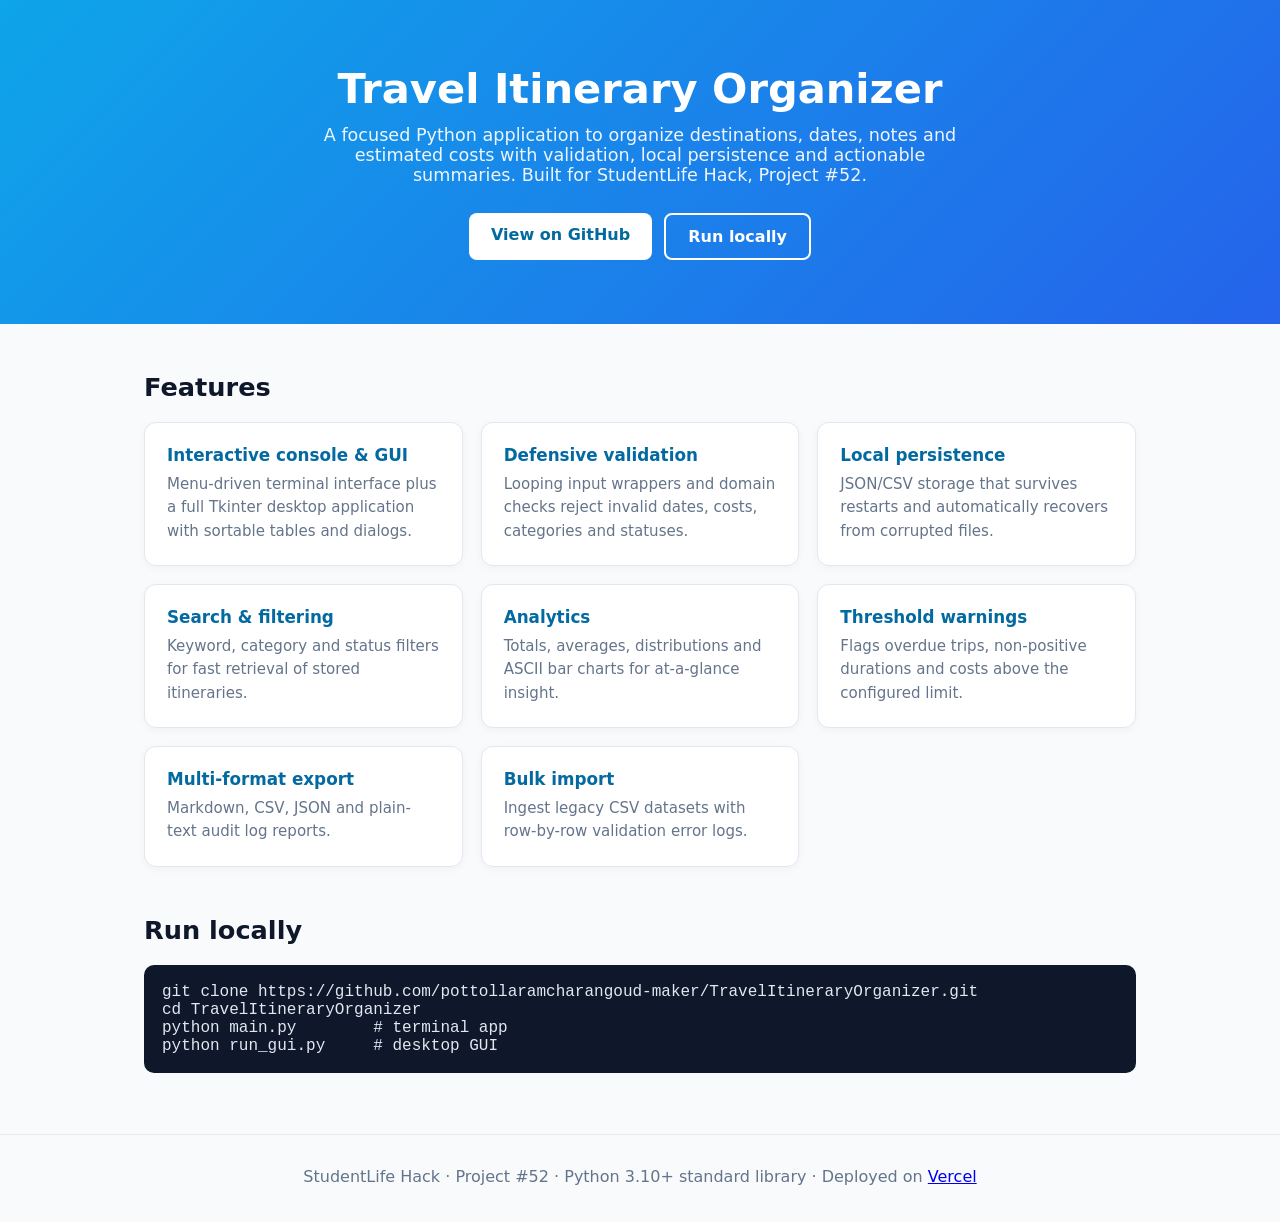
<file: index.html>
<!DOCTYPE html>
<html lang="en">
<head>
  <meta charset="UTF-8">
  <meta name="viewport" content="width=device-width, initial-scale=1.0">
  <title>Travel Itinerary Organizer</title>
  <style>
    :root { --ink:#0f172a; --muted:#64748b; --accent:#0ea5e9; --bg:#f8fafc; }
    * { box-sizing:border-box; }
    body { margin:0; font-family:Segoe UI,system-ui,-apple-system,sans-serif; background:var(--bg); color:var(--ink); }
    header { background:linear-gradient(135deg,#0ea5e9,#2563eb); color:#fff; padding:64px 24px; text-align:center; }
    header h1 { margin:0 0 12px; font-size:2.6rem; }
    header p { margin:0 auto; max-width:640px; font-size:1.1rem; opacity:.92; }
    .actions { margin-top:28px; display:flex; gap:12px; justify-content:center; flex-wrap:wrap; }
    .btn { display:inline-block; padding:12px 22px; border-radius:8px; text-decoration:none; font-weight:600; }
    .btn.primary { background:#fff; color:#0369a1; }
    .btn.ghost { background:transparent; color:#fff; border:2px solid #fff; }
    main { max-width:1040px; margin:0 auto; padding:48px 24px; }
    h2 { font-size:1.6rem; margin:0 0 20px; }
    .grid { display:grid; grid-template-columns:repeat(auto-fit,minmax(240px,1fr)); gap:18px; }
    .card { background:#fff; border:1px solid #e2e8f0; border-radius:12px; padding:22px; box-shadow:0 2px 8px rgba(15,23,42,.04); }
    .card h3 { margin:0 0 8px; font-size:1.05rem; color:#0369a1; }
    .card p { margin:0; color:var(--muted); font-size:.94rem; line-height:1.55; }
    pre { background:#0f172a; color:#e2e8f0; padding:18px; border-radius:10px; overflow-x:auto; }
    code { font-family:Consolas,monospace; }
    footer { text-align:center; color:var(--muted); padding:32px 24px; border-top:1px solid #e2e8f0; }
  </style>
</head>
<body>
  <header>
    <h1>Travel Itinerary Organizer</h1>
    <p>A focused Python application to organize destinations, dates, notes and estimated costs with validation, local persistence and actionable summaries. Built for StudentLife Hack, Project #52.</p>
    <div class="actions">
      <a class="btn primary" href="https://github.com/pottollaramcharangoud-maker/TravelItineraryOrganizer">View on GitHub</a>
      <a class="btn ghost" href="#run">Run locally</a>
    </div>
  </header>
  <main>
    <h2>Features</h2>
    <div class="grid">
      <div class="card"><h3>Interactive console &amp; GUI</h3><p>Menu-driven terminal interface plus a full Tkinter desktop application with sortable tables and dialogs.</p></div>
      <div class="card"><h3>Defensive validation</h3><p>Looping input wrappers and domain checks reject invalid dates, costs, categories and statuses.</p></div>
      <div class="card"><h3>Local persistence</h3><p>JSON/CSV storage that survives restarts and automatically recovers from corrupted files.</p></div>
      <div class="card"><h3>Search &amp; filtering</h3><p>Keyword, category and status filters for fast retrieval of stored itineraries.</p></div>
      <div class="card"><h3>Analytics</h3><p>Totals, averages, distributions and ASCII bar charts for at-a-glance insight.</p></div>
      <div class="card"><h3>Threshold warnings</h3><p>Flags overdue trips, non-positive durations and costs above the configured limit.</p></div>
      <div class="card"><h3>Multi-format export</h3><p>Markdown, CSV, JSON and plain-text audit log reports.</p></div>
      <div class="card"><h3>Bulk import</h3><p>Ingest legacy CSV datasets with row-by-row validation error logs.</p></div>
    </div>
    <h2 id="run" style="margin-top:48px">Run locally</h2>
    <pre><code>git clone https://github.com/pottollaramcharangoud-maker/TravelItineraryOrganizer.git
cd TravelItineraryOrganizer
python main.py        # terminal app
python run_gui.py     # desktop GUI</code></pre>
  </main>
  <footer>StudentLife Hack &middot; Project #52 &middot; Python 3.10+ standard library &middot; Deployed on <a href="https://vercel.com/pottollaramcharangoud-maker/travel-itinerary-organizer">Vercel</a></footer>
</body>
</html>
</file>
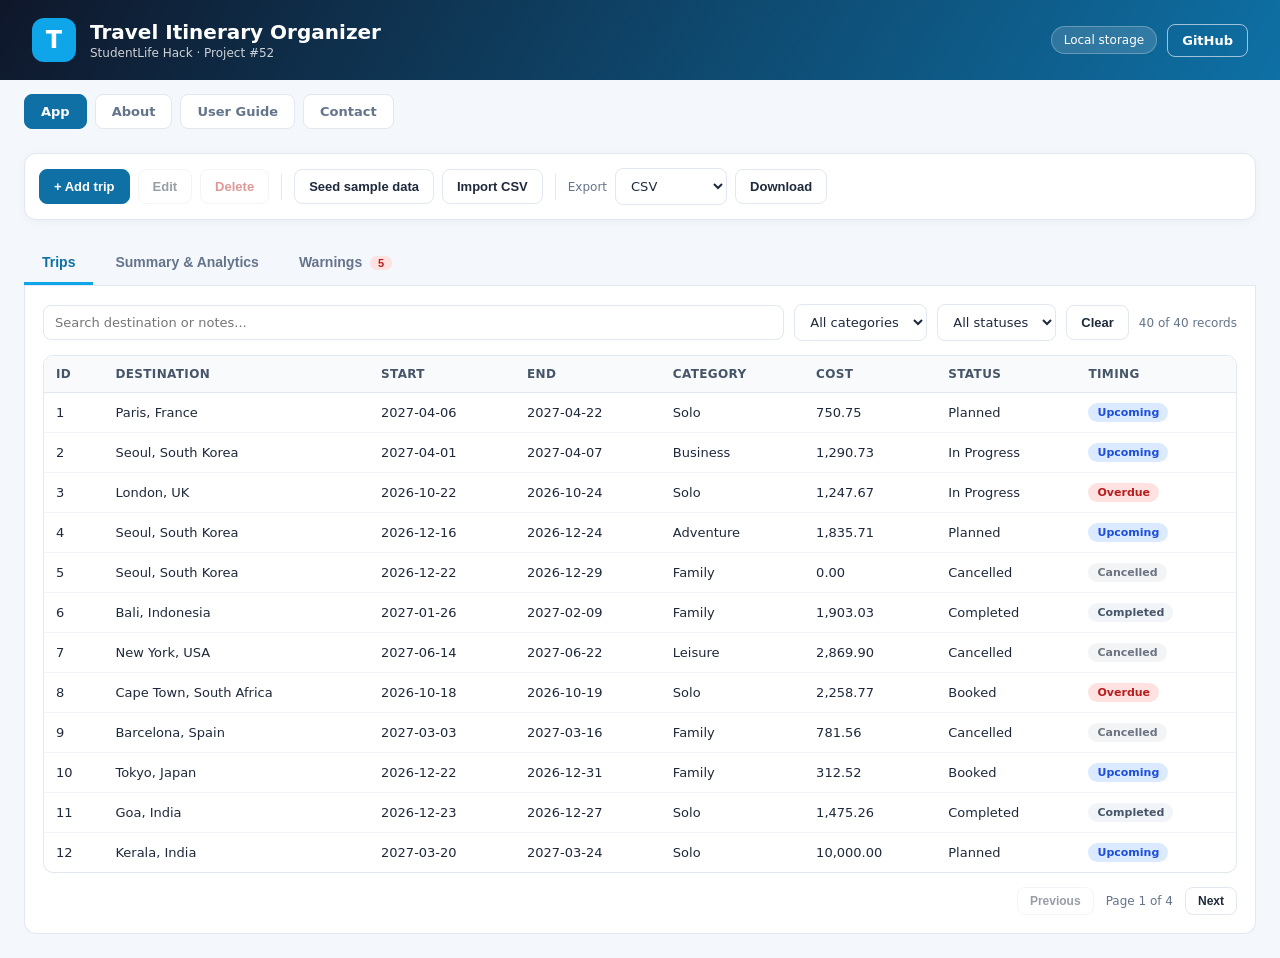
<file: web/index.html>
<!DOCTYPE html>
<html lang="en">
<head>
  <meta charset="UTF-8">
  <meta name="viewport" content="width=device-width, initial-scale=1.0">
  <title>Travel Itinerary Organizer</title>
  <meta name="theme-color" content="#0e70a5">
  <meta name="description" content="Organize travel itineraries with validation, analytics and offline access.">
  <link rel="manifest" href="manifest.json">
  <link rel="icon" href="icon.svg" type="image/svg+xml">
  <link rel="stylesheet" href="styles.css">
</head>
<body>
  <header class="topbar">
    <div class="brand">
      <div class="logo">T</div>
      <div>
        <h1>Travel Itinerary Organizer</h1>
        <p>StudentLife Hack &middot; Project #52</p>
      </div>
    </div>
    <div class="header-actions">
      <button class="linkbtn" id="installBtn" hidden>Install app</button>
      <span class="badge" id="storageBadge">Local storage</span>
      <a class="linkbtn" href="https://github.com/pottollaramcharangoud-maker/TravelItineraryOrganizer" target="_blank" rel="noopener">GitHub</a>
    </div>
  </header>

  <nav class="site-nav">
    <a class="active" href="index.html">App</a>
    <a href="about.html">About</a>
    <a href="guide.html">User Guide</a>
    <a href="contact.html">Contact</a>
  </nav>

  <main class="wrap">
    <section class="toolbar">
      <button class="btn primary" id="addBtn">+ Add trip</button>
      <button class="btn" id="editBtn">Edit</button>
      <button class="btn danger" id="deleteBtn">Delete</button>
      <span class="divider"></span>
      <button class="btn" id="seedBtn">Seed sample data</button>
      <button class="btn" id="importBtn">Import CSV</button>
      <input type="file" id="importFile" accept=".csv" hidden>
      <span class="divider"></span>
      <label class="selectlabel" for="exportKind">Export</label>
      <select id="exportKind">
        <option value="csv">CSV</option>
        <option value="json">JSON</option>
        <option value="md">Markdown</option>
      </select>
      <button class="btn" id="exportBtn">Download</button>
    </section>

    <nav class="tabs">
      <button class="tab active" data-tab="trips">Trips</button>
      <button class="tab" data-tab="summary">Summary &amp; Analytics</button>
      <button class="tab" data-tab="warnings">Warnings <span class="pill" id="warningPill">0</span></button>
    </nav>

    <section class="panel active" id="panel-trips">
      <div class="filters">
        <input type="text" id="keyword" placeholder="Search destination or notes...">
        <select id="categoryFilter"><option value="">All categories</option></select>
        <select id="statusFilter"><option value="">All statuses</option></select>
        <button class="btn ghost" id="clearBtn">Clear</button>
        <span class="count" id="countLabel"></span>
      </div>
      <div class="tablewrap">
        <table id="tripTable">
          <thead>
            <tr>
              <th data-sort="id">ID</th>
              <th data-sort="destination">Destination</th>
              <th data-sort="start_date">Start</th>
              <th data-sort="end_date">End</th>
              <th data-sort="category">Category</th>
              <th data-sort="estimated_cost">Cost</th>
              <th data-sort="status">Status</th>
              <th data-sort="timing">Timing</th>
            </tr>
          </thead>
          <tbody></tbody>
        </table>
      </div>
      <div class="pagination">
        <button class="btn small" id="prevPage">Previous</button>
        <span id="pageLabel"></span>
        <button class="btn small" id="nextPage">Next</button>
      </div>
    </section>

    <section class="panel" id="panel-summary">
      <div class="metrics" id="metrics"></div>
      <div class="charts" id="charts"></div>
      <h3>Highest estimated costs</h3>
      <div class="tablewrap"><table id="topTable"><thead><tr><th>Destination</th><th>Category</th><th>Cost</th><th>Status</th></tr></thead><tbody></tbody></table></div>
    </section>

    <section class="panel" id="panel-warnings">
      <div class="tablewrap"><table id="warningTable"><thead><tr><th>ID</th><th>Destination</th><th>Warning</th></tr></thead><tbody></tbody></table></div>
    </section>
  </main>

  <div class="modal" id="modal">
    <div class="modalbox">
      <h2 id="modalTitle">Add trip</h2>
      <form id="tripForm">
        <label>Destination *<input type="text" id="fDestination" maxlength="200"></label>
        <div class="twocol">
          <label>Start date *<input type="date" id="fStart"></label>
          <label>End date *<input type="date" id="fEnd"></label>
        </div>
        <div class="twocol">
          <label>Category *<select id="fCategory"></select></label>
          <label>Status *<select id="fStatus"></select></label>
        </div>
        <label>Estimated cost *<input type="number" id="fCost" min="0" step="0.01"></label>
        <label>Notes<textarea id="fNotes" maxlength="300" rows="3"></textarea></label>
        <p class="formerror" id="formError"></p>
        <div class="modalactions">
          <button type="button" class="btn" id="cancelBtn">Cancel</button>
          <button type="submit" class="btn primary">Save trip</button>
        </div>
      </form>
    </div>
  </div>

  <div class="toast" id="toast"></div>
  <script src="app.js"></script>
</body>
</html>
</file>
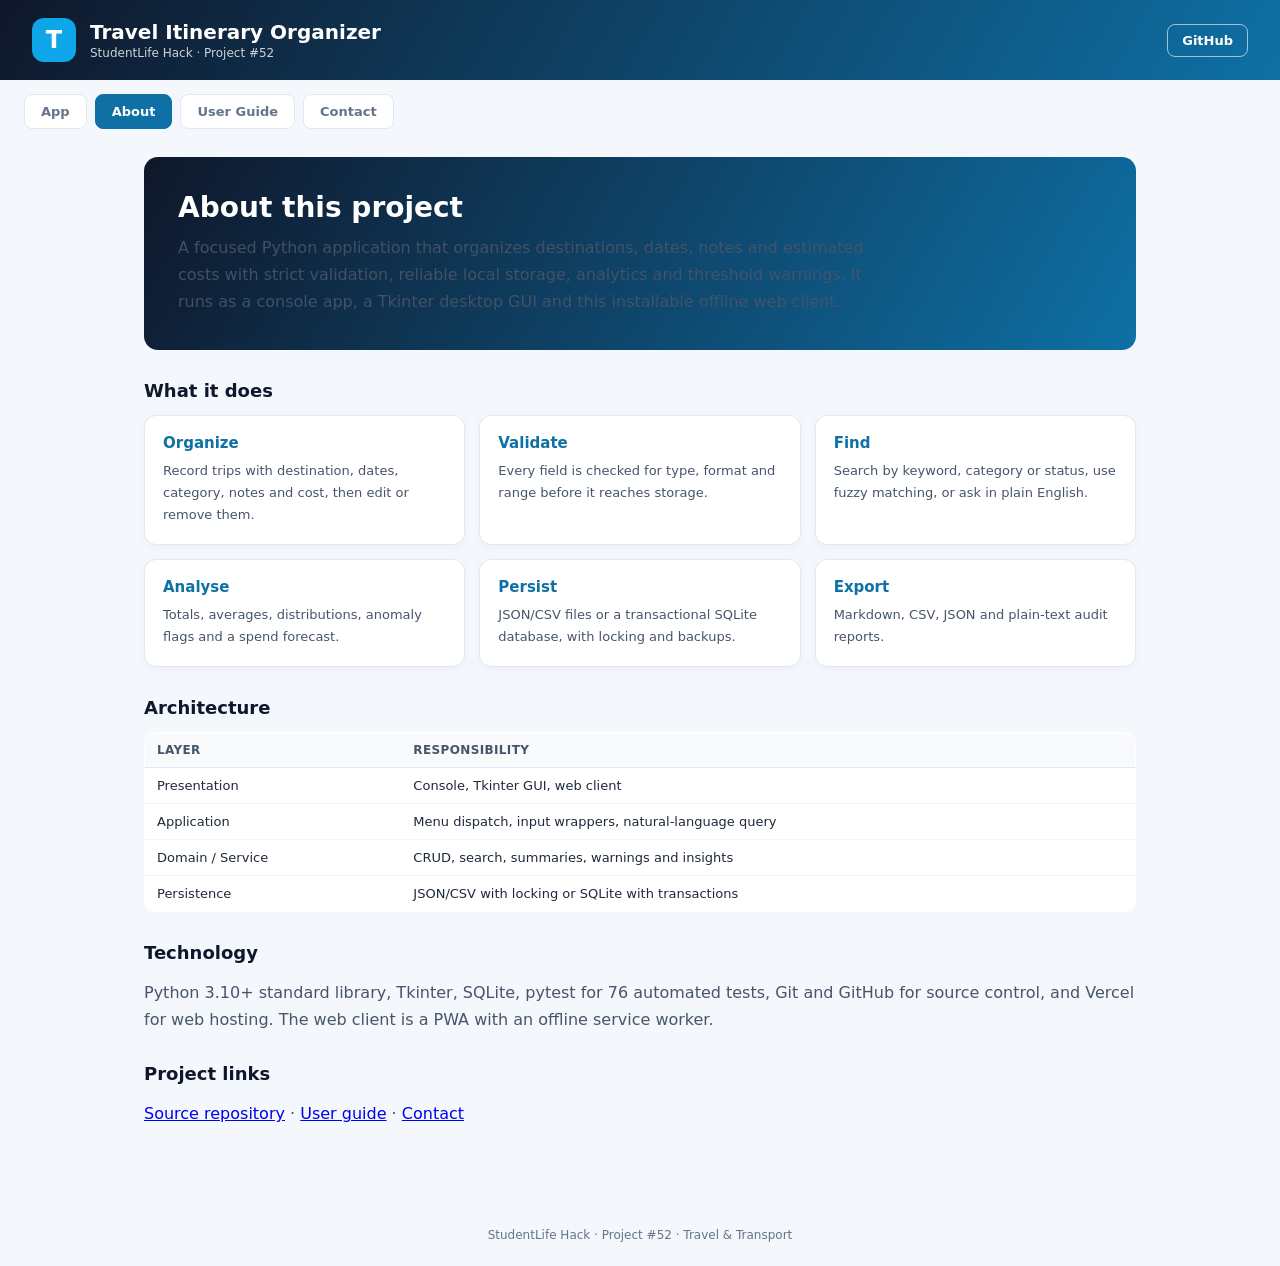
<file: web/about.html>
<!DOCTYPE html>
<html lang="en">
<head>
  <meta charset="UTF-8">
  <meta name="viewport" content="width=device-width, initial-scale=1.0">
  <title>About - Travel Itinerary Organizer</title>
  <link rel="manifest" href="manifest.json">
  <link rel="icon" href="icon.svg" type="image/svg+xml">
  <link rel="stylesheet" href="styles.css">
</head>
<body>
  <header class="topbar">
    <div class="brand">
      <div class="logo">T</div>
      <div><h1>Travel Itinerary Organizer</h1><p>StudentLife Hack &middot; Project #52</p></div>
    </div>
    <div class="header-actions"><a class="linkbtn" href="https://github.com/pottollaramcharangoud-maker/TravelItineraryOrganizer">GitHub</a></div>
  </header>
  <nav class="site-nav">
    <a href="index.html">App</a>
    <a class="active" href="about.html">About</a>
    <a href="guide.html">User Guide</a>
    <a href="contact.html">Contact</a>
  </nav>
  <main class="page">
    <div class="page-hero">
      <h2>About this project</h2>
      <p>A focused Python application that organizes destinations, dates, notes and estimated costs with strict validation, reliable local storage, analytics and threshold warnings. It runs as a console app, a Tkinter desktop GUI and this installable offline web client.</p>
    </div>
    <h3>What it does</h3>
    <div class="page-grid">
      <div class="page-card"><h4>Organize</h4><p>Record trips with destination, dates, category, notes and cost, then edit or remove them.</p></div>
      <div class="page-card"><h4>Validate</h4><p>Every field is checked for type, format and range before it reaches storage.</p></div>
      <div class="page-card"><h4>Find</h4><p>Search by keyword, category or status, use fuzzy matching, or ask in plain English.</p></div>
      <div class="page-card"><h4>Analyse</h4><p>Totals, averages, distributions, anomaly flags and a spend forecast.</p></div>
      <div class="page-card"><h4>Persist</h4><p>JSON/CSV files or a transactional SQLite database, with locking and backups.</p></div>
      <div class="page-card"><h4>Export</h4><p>Markdown, CSV, JSON and plain-text audit reports.</p></div>
    </div>
    <h3>Architecture</h3>
    <table class="page-table">
      <thead><tr><th>Layer</th><th>Responsibility</th></tr></thead>
      <tbody>
        <tr><td>Presentation</td><td>Console, Tkinter GUI, web client</td></tr>
        <tr><td>Application</td><td>Menu dispatch, input wrappers, natural-language query</td></tr>
        <tr><td>Domain / Service</td><td>CRUD, search, summaries, warnings and insights</td></tr>
        <tr><td>Persistence</td><td>JSON/CSV with locking or SQLite with transactions</td></tr>
      </tbody>
    </table>
    <h3>Technology</h3>
    <p>Python 3.10+ standard library, Tkinter, SQLite, pytest for 76 automated tests, Git and GitHub for source control, and Vercel for web hosting. The web client is a PWA with an offline service worker.</p>
    <h3>Project links</h3>
    <p><a href="https://github.com/pottollaramcharangoud-maker/TravelItineraryOrganizer">Source repository</a> &middot; <a href="guide.html">User guide</a> &middot; <a href="contact.html">Contact</a></p>
  </main>
  <footer>StudentLife Hack &middot; Project #52 &middot; Travel &amp; Transport</footer>
</body>
</html>
</file>
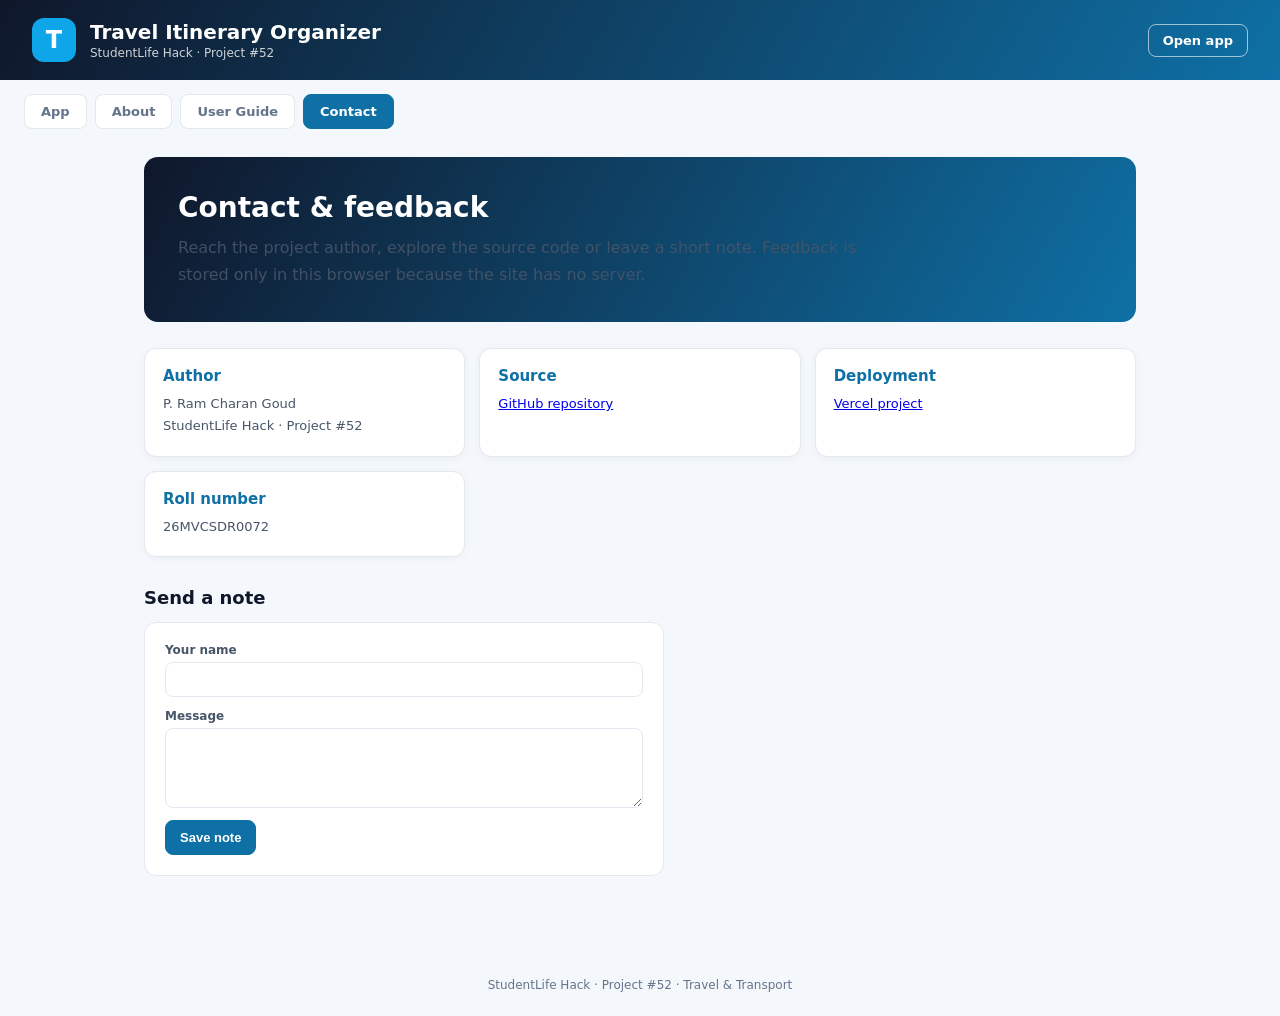
<file: web/contact.html>
<!DOCTYPE html>
<html lang="en">
<head>
  <meta charset="UTF-8">
  <meta name="viewport" content="width=device-width, initial-scale=1.0">
  <title>Contact - Travel Itinerary Organizer</title>
  <link rel="manifest" href="manifest.json">
  <link rel="icon" href="icon.svg" type="image/svg+xml">
  <link rel="stylesheet" href="styles.css">
</head>
<body>
  <header class="topbar">
    <div class="brand">
      <div class="logo">T</div>
      <div><h1>Travel Itinerary Organizer</h1><p>StudentLife Hack &middot; Project #52</p></div>
    </div>
    <div class="header-actions"><a class="linkbtn" href="index.html">Open app</a></div>
  </header>
  <nav class="site-nav">
    <a href="index.html">App</a>
    <a href="about.html">About</a>
    <a href="guide.html">User Guide</a>
    <a class="active" href="contact.html">Contact</a>
  </nav>
  <main class="page">
    <div class="page-hero">
      <h2>Contact &amp; feedback</h2>
      <p>Reach the project author, explore the source code or leave a short note. Feedback is stored only in this browser because the site has no server.</p>
    </div>
    <div class="page-grid">
      <div class="page-card"><h4>Author</h4><p>P. Ram Charan Goud<br>StudentLife Hack &middot; Project #52</p></div>
      <div class="page-card"><h4>Source</h4><p><a href="https://github.com/pottollaramcharangoud-maker/TravelItineraryOrganizer">GitHub repository</a></p></div>
      <div class="page-card"><h4>Deployment</h4><p><a href="https://vercel.com/pottollaramcharangoud-maker/travel-itinerary-organizer">Vercel project</a></p></div>
      <div class="page-card"><h4>Roll number</h4><p>26MVCSDR0072</p></div>
    </div>
    <h3>Send a note</h3>
    <form class="contact-form" id="feedbackForm">
      <label>Your name<input type="text" id="fbName" maxlength="80" required></label>
      <label>Message<textarea id="fbMessage" maxlength="500" rows="4" required></textarea></label>
      <button class="btn primary" type="submit">Save note</button>
    </form>
    <p id="fbStatus" class="formerror"></p>
  </main>
  <footer>StudentLife Hack &middot; Project #52 &middot; Travel &amp; Transport</footer>
  <script>
    document.getElementById("feedbackForm").addEventListener("submit", function (event) {
      event.preventDefault();
      const note = {
        name: document.getElementById("fbName").value.trim(),
        message: document.getElementById("fbMessage").value.trim(),
        time: new Date().toISOString()
      };
      const saved = JSON.parse(localStorage.getItem("travel_feedback") || "[]");
      saved.push(note);
      localStorage.setItem("travel_feedback", JSON.stringify(saved));
      document.getElementById("fbStatus").textContent = "Thank you, " + note.name + ". Your note was saved in this browser.";
      document.getElementById("feedbackForm").reset();
    });
  </script>
</body>
</html>
</file>
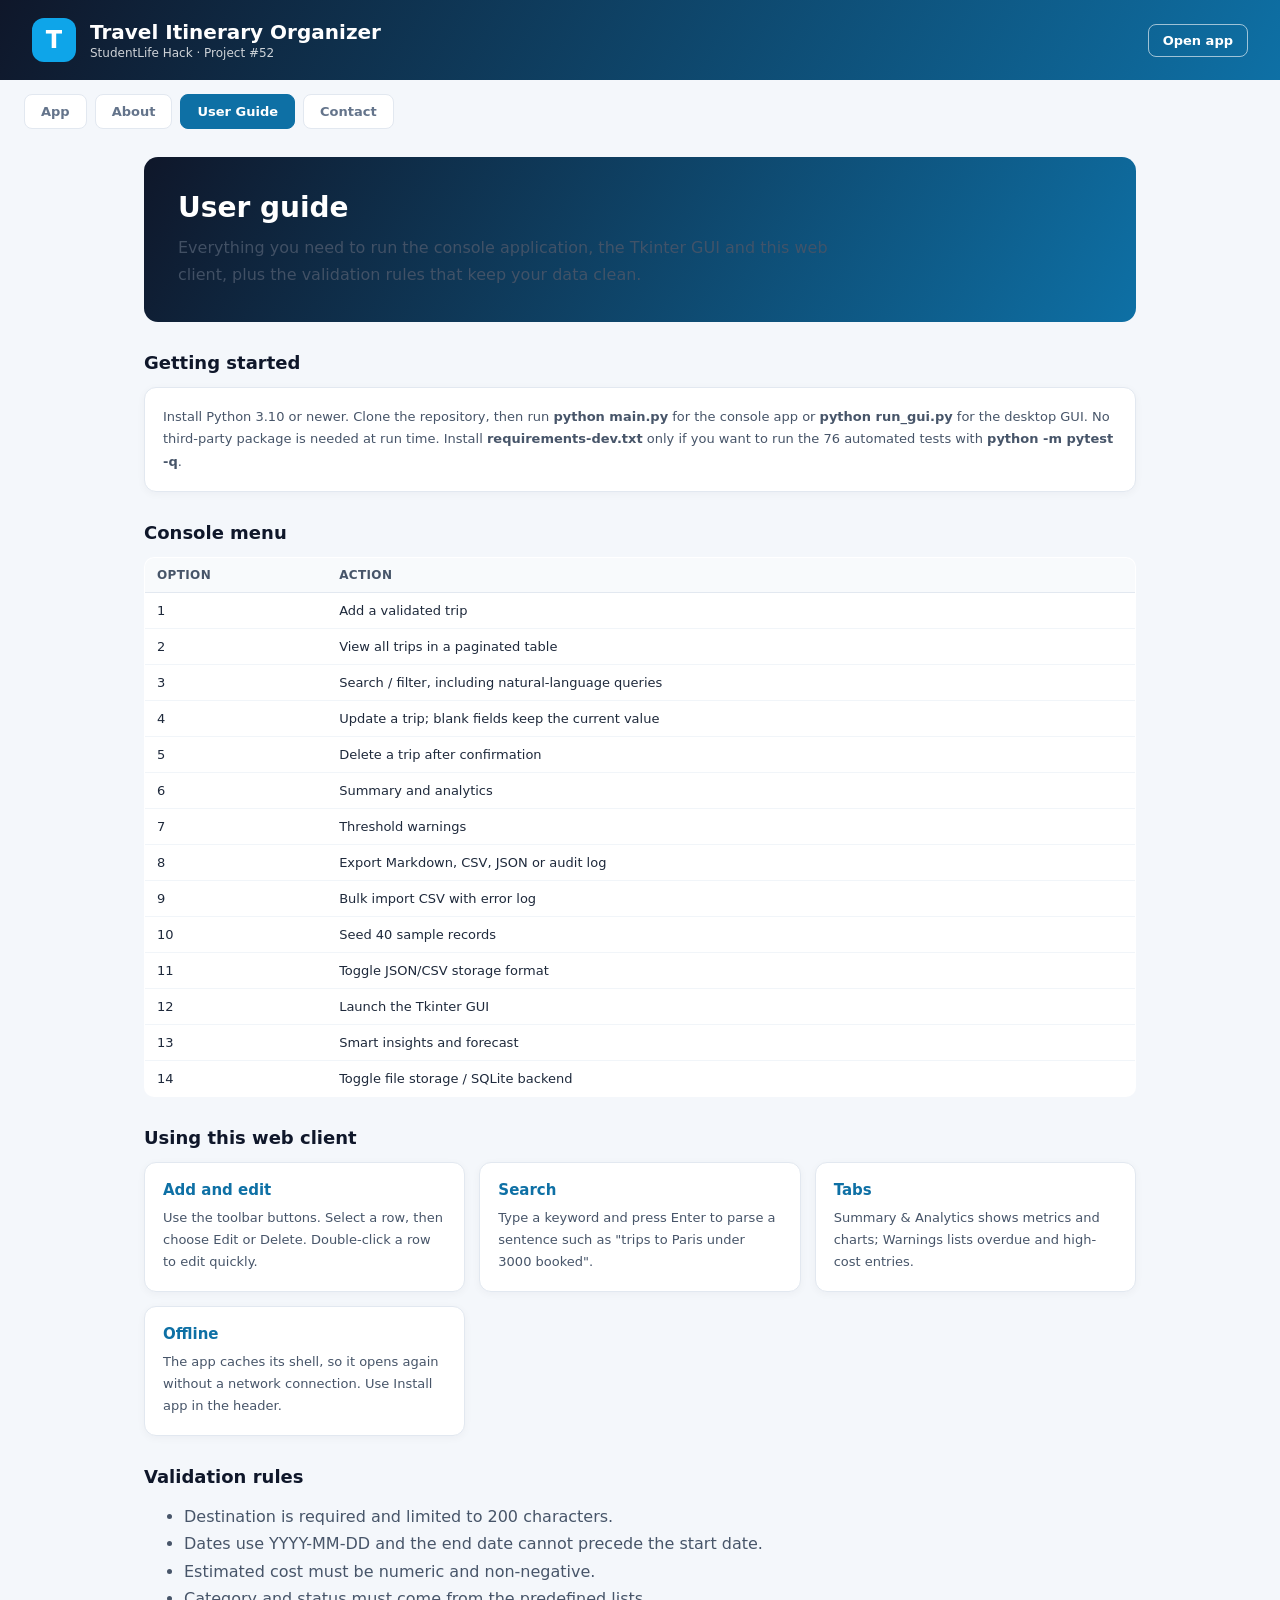
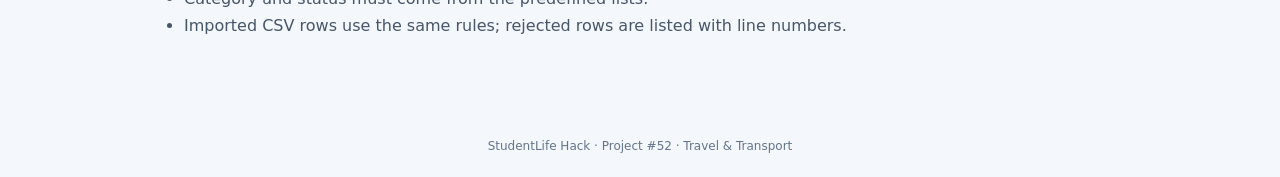
<file: web/guide.html>
<!DOCTYPE html>
<html lang="en">
<head>
  <meta charset="UTF-8">
  <meta name="viewport" content="width=device-width, initial-scale=1.0">
  <title>User Guide - Travel Itinerary Organizer</title>
  <link rel="manifest" href="manifest.json">
  <link rel="icon" href="icon.svg" type="image/svg+xml">
  <link rel="stylesheet" href="styles.css">
</head>
<body>
  <header class="topbar">
    <div class="brand">
      <div class="logo">T</div>
      <div><h1>Travel Itinerary Organizer</h1><p>StudentLife Hack &middot; Project #52</p></div>
    </div>
    <div class="header-actions"><a class="linkbtn" href="index.html">Open app</a></div>
  </header>
  <nav class="site-nav">
    <a href="index.html">App</a>
    <a href="about.html">About</a>
    <a class="active" href="guide.html">User Guide</a>
    <a href="contact.html">Contact</a>
  </nav>
  <main class="page">
    <div class="page-hero">
      <h2>User guide</h2>
      <p>Everything you need to run the console application, the Tkinter GUI and this web client, plus the validation rules that keep your data clean.</p>
    </div>
    <h3>Getting started</h3>
    <div class="page-card">
      <p>Install Python 3.10 or newer. Clone the repository, then run <strong>python main.py</strong> for the console app or <strong>python run_gui.py</strong> for the desktop GUI. No third-party package is needed at run time. Install <strong>requirements-dev.txt</strong> only if you want to run the 76 automated tests with <strong>python -m pytest -q</strong>.</p>
    </div>
    <h3>Console menu</h3>
    <table class="page-table">
      <thead><tr><th>Option</th><th>Action</th></tr></thead>
      <tbody>
        <tr><td>1</td><td>Add a validated trip</td></tr>
        <tr><td>2</td><td>View all trips in a paginated table</td></tr>
        <tr><td>3</td><td>Search / filter, including natural-language queries</td></tr>
        <tr><td>4</td><td>Update a trip; blank fields keep the current value</td></tr>
        <tr><td>5</td><td>Delete a trip after confirmation</td></tr>
        <tr><td>6</td><td>Summary and analytics</td></tr>
        <tr><td>7</td><td>Threshold warnings</td></tr>
        <tr><td>8</td><td>Export Markdown, CSV, JSON or audit log</td></tr>
        <tr><td>9</td><td>Bulk import CSV with error log</td></tr>
        <tr><td>10</td><td>Seed 40 sample records</td></tr>
        <tr><td>11</td><td>Toggle JSON/CSV storage format</td></tr>
        <tr><td>12</td><td>Launch the Tkinter GUI</td></tr>
        <tr><td>13</td><td>Smart insights and forecast</td></tr>
        <tr><td>14</td><td>Toggle file storage / SQLite backend</td></tr>
      </tbody>
    </table>
    <h3>Using this web client</h3>
    <div class="page-grid">
      <div class="page-card"><h4>Add and edit</h4><p>Use the toolbar buttons. Select a row, then choose Edit or Delete. Double-click a row to edit quickly.</p></div>
      <div class="page-card"><h4>Search</h4><p>Type a keyword and press Enter to parse a sentence such as "trips to Paris under 3000 booked".</p></div>
      <div class="page-card"><h4>Tabs</h4><p>Summary &amp; Analytics shows metrics and charts; Warnings lists overdue and high-cost entries.</p></div>
      <div class="page-card"><h4>Offline</h4><p>The app caches its shell, so it opens again without a network connection. Use Install app in the header.</p></div>
    </div>
    <h3>Validation rules</h3>
    <ul>
      <li>Destination is required and limited to 200 characters.</li>
      <li>Dates use YYYY-MM-DD and the end date cannot precede the start date.</li>
      <li>Estimated cost must be numeric and non-negative.</li>
      <li>Category and status must come from the predefined lists.</li>
      <li>Imported CSV rows use the same rules; rejected rows are listed with line numbers.</li>
    </ul>
  </main>
  <footer>StudentLife Hack &middot; Project #52 &middot; Travel &amp; Transport</footer>
</body>
</html>
</file>
<file: web/styles.css>
:root {
  --navy: #0f172a;
  --blue: #0e70a5;
  --sky: #0ea5e9;
  --ink: #1e293b;
  --muted: #64748b;
  --line: #e2e8f0;
  --bg: #f4f7fb;
  --white: #fff;
}
* { box-sizing: border-box; }
body { margin: 0; font-family: "Segoe UI", system-ui, -apple-system, sans-serif; background: var(--bg); color: var(--ink); }
.topbar { background: linear-gradient(120deg, #0f172a, #0e70a5); color: #fff; padding: 18px 32px; display: flex; align-items: center; justify-content: space-between; flex-wrap: wrap; gap: 12px; }
.brand { display: flex; align-items: center; gap: 14px; }
.logo { width: 44px; height: 44px; border-radius: 12px; background: var(--sky); display: grid; place-items: center; font-size: 24px; font-weight: 800; }
.topbar h1 { margin: 0; font-size: 20px; }
.topbar p { margin: 2px 0 0; font-size: 12px; opacity: .8; }
.header-actions { display: flex; align-items: center; gap: 10px; }
.badge { background: rgba(255,255,255,.14); border: 1px solid rgba(255,255,255,.25); padding: 6px 12px; border-radius: 20px; font-size: 12px; }
.linkbtn { color: #fff; text-decoration: none; border: 1px solid rgba(255,255,255,.6); border-radius: 8px; padding: 8px 14px; font-size: 13px; font-weight: 600; }
.linkbtn:hover { background: rgba(255,255,255,.15); }
.wrap { max-width: 1280px; margin: 0 auto; padding: 24px; }
.toolbar { background: #fff; border: 1px solid var(--line); border-radius: 12px; padding: 14px; display: flex; align-items: center; gap: 8px; flex-wrap: wrap; box-shadow: 0 2px 10px rgba(15,23,42,.04); }
.btn { border: 1px solid var(--line); background: #fff; color: var(--ink); border-radius: 8px; padding: 9px 14px; font-size: 13px; font-weight: 600; cursor: pointer; }
.btn:hover { border-color: var(--sky); color: var(--blue); }
.btn.primary { background: var(--blue); color: #fff; border-color: var(--blue); }
.btn.primary:hover { background: #0b5d88; color: #fff; }
.btn.danger { color: #b91c1c; }
.btn.danger:hover { border-color: #b91c1c; color: #b91c1c; }
.btn.ghost { background: transparent; }
.btn.small { padding: 6px 12px; font-size: 12px; }
.btn:disabled { opacity: .45; cursor: not-allowed; }
.divider { width: 1px; height: 26px; background: var(--line); margin: 0 4px; }
.selectlabel { font-size: 12px; color: var(--muted); }
select, input[type="text"], input[type="date"], input[type="number"], textarea { border: 1px solid var(--line); border-radius: 8px; padding: 9px 11px; font-size: 13px; font-family: inherit; background: #fff; color: var(--ink); }
.tabs { display: flex; gap: 4px; margin: 22px 0 0; border-bottom: 1px solid var(--line); }
.tab { border: 0; background: none; padding: 12px 18px; font-size: 14px; font-weight: 600; color: var(--muted); cursor: pointer; border-bottom: 3px solid transparent; }
.tab.active { color: var(--blue); border-bottom-color: var(--sky); }
.pill { background: #fee2e2; color: #b91c1c; border-radius: 12px; padding: 1px 8px; font-size: 11px; margin-left: 4px; }
.panel { display: none; background: #fff; border: 1px solid var(--line); border-top: 0; border-radius: 0 0 12px 12px; padding: 18px; }
.panel.active { display: block; }
.filters { display: flex; gap: 10px; align-items: center; flex-wrap: wrap; margin-bottom: 14px; }
.filters input[type="text"] { flex: 1; min-width: 220px; }
.count { margin-left: auto; color: var(--muted); font-size: 12px; }
.tablewrap { overflow-x: auto; border: 1px solid var(--line); border-radius: 10px; }
table { width: 100%; border-collapse: collapse; font-size: 13px; }
th { background: #f8fafc; text-align: left; padding: 11px 12px; color: #475569; font-size: 12px; text-transform: uppercase; letter-spacing: .03em; cursor: pointer; white-space: nowrap; border-bottom: 1px solid var(--line); }
td { padding: 10px 12px; border-bottom: 1px solid #f1f5f9; white-space: nowrap; }
tbody tr:last-child td { border-bottom: 0; }
tbody tr.selected { background: #e0f2fe; }
tbody tr:hover { background: #f8fafc; }
.tag { display: inline-block; padding: 3px 9px; border-radius: 12px; font-size: 11px; font-weight: 700; }
.tag.Overdue, .tag.Invalid { background: #fee2e2; color: #b91c1c; }
.tag.Ongoing { background: #dcfce7; color: #15803d; }
.tag.Upcoming { background: #dbeafe; color: #1d4ed8; }
.tag.Completed { background: #f1f5f9; color: #475569; }
.tag.Cancelled { background: #f3f4f6; color: #6b7280; }
.pagination { display: flex; align-items: center; justify-content: flex-end; gap: 12px; margin-top: 14px; font-size: 12px; color: var(--muted); }
.metrics { display: grid; grid-template-columns: repeat(auto-fit, minmax(170px, 1fr)); gap: 12px; margin-bottom: 22px; }
.metric { background: var(--bg); border: 1px solid var(--line); border-radius: 10px; padding: 16px; }
.metric span { display: block; font-size: 11px; text-transform: uppercase; letter-spacing: .04em; color: var(--muted); }
.metric strong { display: block; font-size: 22px; margin-top: 6px; color: var(--navy); }
.charts { display: grid; grid-template-columns: repeat(auto-fit, minmax(260px, 1fr)); gap: 16px; margin-bottom: 22px; }
.chart { border: 1px solid var(--line); border-radius: 10px; padding: 16px; }
.chart h3 { margin: 0 0 12px; font-size: 14px; color: var(--blue); }
.barrow { display: grid; grid-template-columns: 92px 1fr 34px; align-items: center; gap: 8px; margin: 7px 0; font-size: 12px; }
.bartrack { background: #eef2f7; border-radius: 6px; height: 12px; overflow: hidden; }
.barfill { height: 100%; background: linear-gradient(90deg, var(--sky), var(--blue)); border-radius: 6px; }
.panel h3 { font-size: 15px; margin: 18px 0 10px; }
.modal { display: none; position: fixed; inset: 0; background: rgba(15,23,42,.55); align-items: center; justify-content: center; padding: 20px; z-index: 20; }
.modal.open { display: flex; }
.modalbox { background: #fff; border-radius: 14px; padding: 24px; width: min(520px, 100%); box-shadow: 0 20px 60px rgba(15,23,42,.3); max-height: 92vh; overflow-y: auto; }
.modalbox h2 { margin: 0 0 18px; font-size: 20px; color: var(--navy); }
.modalbox label { display: block; font-size: 12px; font-weight: 600; color: #475569; margin-bottom: 12px; }
.modalbox input, .modalbox select, .modalbox textarea { display: block; width: 100%; margin-top: 5px; }
.twocol { display: grid; grid-template-columns: 1fr 1fr; gap: 12px; }
.formerror { color: #b91c1c; font-size: 12px; min-height: 18px; margin: 0; }
.modalactions { display: flex; justify-content: flex-end; gap: 10px; margin-top: 16px; }
.toast { position: fixed; bottom: 24px; right: 24px; background: var(--navy); color: #fff; padding: 12px 18px; border-radius: 10px; font-size: 13px; opacity: 0; transform: translateY(10px); transition: .25s; pointer-events: none; z-index: 30; }
.toast.show { opacity: 1; transform: translateY(0); }
footer { text-align: center; color: var(--muted); font-size: 12px; padding: 24px; }
.site-nav { max-width: 1280px; margin: 0 auto; padding: 14px 24px 0; display: flex; gap: 8px; flex-wrap: wrap; }
.site-nav a { padding: 9px 16px; border-radius: 8px; text-decoration: none; font-size: 13px; font-weight: 600; color: var(--muted); border: 1px solid var(--line); background: #fff; }
.site-nav a:hover { color: var(--blue); border-color: var(--sky); }
.site-nav a.active { color: #fff; background: var(--blue); border-color: var(--blue); }
.page { max-width: 1040px; margin: 0 auto; padding: 28px 24px 60px; }
.page-hero { background: linear-gradient(120deg, #0f172a, #0e70a5); color: #fff; border-radius: 14px; padding: 34px; margin-bottom: 26px; }
.page-hero h2 { margin: 0 0 10px; font-size: 28px; }
.page-hero p { margin: 0; max-width: 700px; line-height: 1.6; opacity: .9; }
.page h3 { font-size: 18px; margin: 30px 0 14px; color: var(--navy); }
.page p, .page li { line-height: 1.7; color: #475569; }
.page-grid { display: grid; grid-template-columns: repeat(auto-fit, minmax(240px, 1fr)); gap: 14px; }
.page-card { background: #fff; border: 1px solid var(--line); border-radius: 12px; padding: 18px; box-shadow: 0 2px 8px rgba(15,23,42,.04); }
.page-card h4 { margin: 0 0 8px; color: var(--blue); font-size: 15px; }
.page-card p { margin: 0; font-size: 13px; }
.page-table { width: 100%; border-collapse: collapse; background: #fff; border: 1px solid var(--line); border-radius: 10px; overflow: hidden; font-size: 13px; }
.page-table th { background: #f8fafc; text-align: left; padding: 10px 12px; color: #475569; cursor: default; }
.page-table td { padding: 10px 12px; border-top: 1px solid #f1f5f9; }
.contact-form { max-width: 520px; background: #fff; border: 1px solid var(--line); border-radius: 12px; padding: 20px; }
.contact-form label { display: block; font-size: 12px; font-weight: 600; margin-bottom: 12px; color: #475569; }
.contact-form input, .contact-form textarea { display: block; width: 100%; margin-top: 5px; }
@media (max-width: 640px) { .wrap { padding: 12px; } .topbar { padding: 14px; } .twocol { grid-template-columns: 1fr; } .page { padding: 18px 14px 40px; } }
</file>
